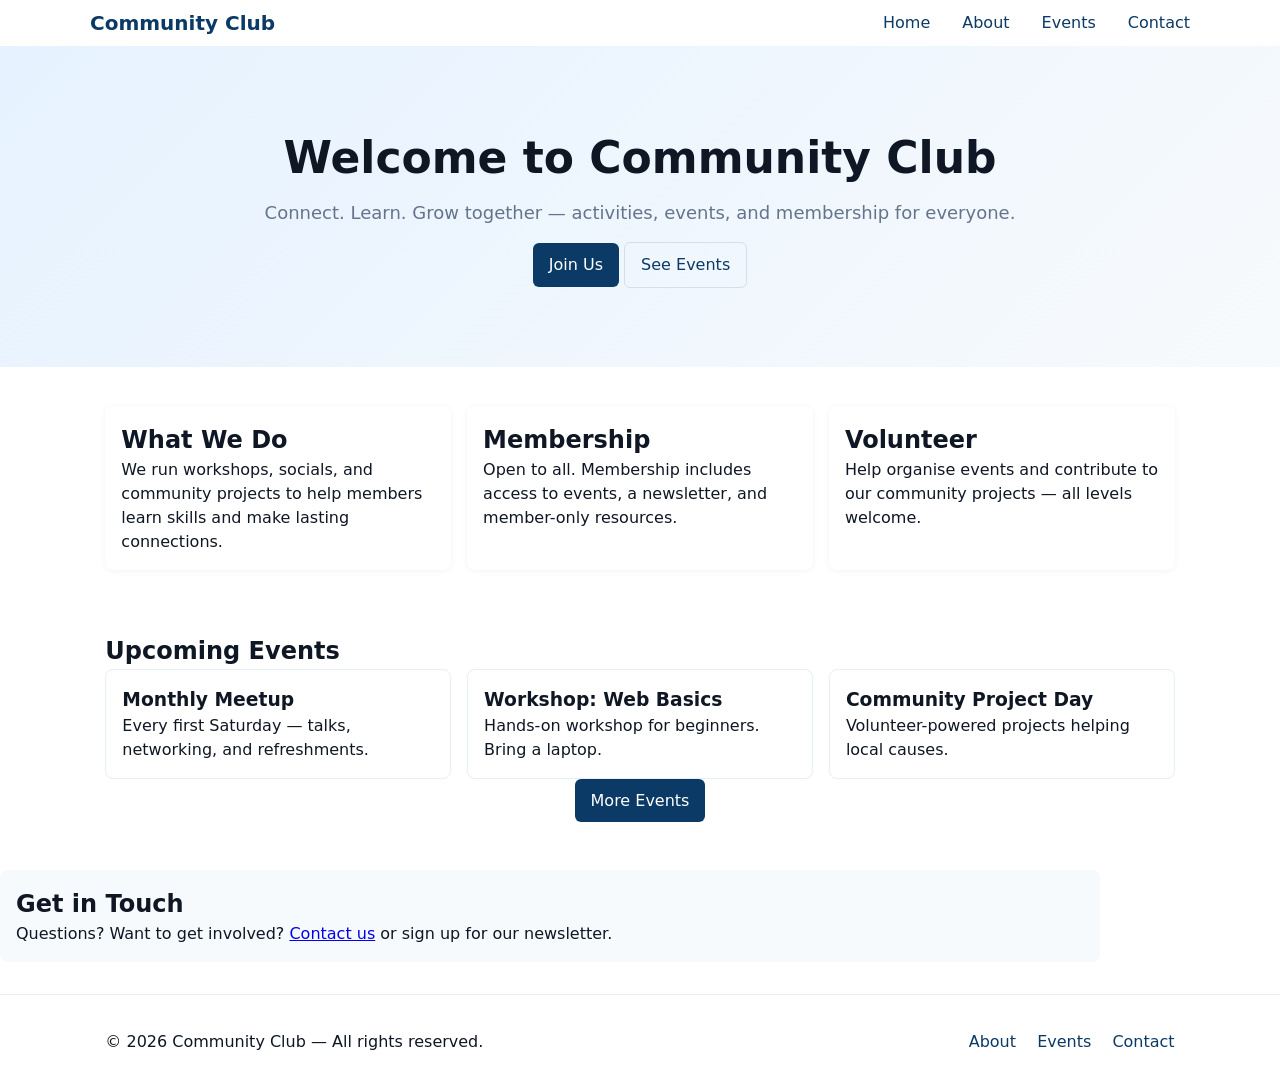
<file: index.html>
<!DOCTYPE html>
<html lang="en">
<head>
  <meta charset="UTF-8">
  <meta name="viewport" content="width=device-width, initial-scale=1.0">
  <title> My Community Club</title>
  <link rel="stylesheet" href="style.css">
</head>
<body>
  <header class="site-header">
    <div class="container header-inner">
      <a class="brand" href="index.html">Community Club</a>
      <button id="nav-toggle" class="nav-toggle" aria-label="Toggle navigation">☰</button>
      <nav class="site-nav" id="site-nav">
        <a href="index.html">Home</a>
        <a href="about.html">About</a>
        <a href="events.html">Events</a>
        <a href="contact.html">Contact</a>
      </nav>
    </div>
  </header>

  <main>
    <section class="hero">
      <div class="container">
        <h1>Welcome to Community Club</h1>
        <p class="lead">Connect. Learn. Grow together — activities, events, and membership for everyone.</p>
        <p><a class="btn" href="about.html">Join Us</a> <a class="btn ghost" href="#events">See Events</a></p>
      </div>
    </section>

    <section id="about" class="container cards">
      <article class="card">
        <h2>What We Do</h2>
        <p>We run workshops, socials, and community projects to help members learn skills and make lasting connections.</p>
      </article>
      <article class="card">
        <h2>Membership</h2>
        <p>Open to all. Membership includes access to events, a newsletter, and member-only resources.</p>
      </article>
      <article class="card">
        <h2>Volunteer</h2>
        <p>Help organise events and contribute to our community projects — all levels welcome.</p>
      </article>
    </section>

    <section id="events" class="container events">
      <h2>Upcoming Events</h2>
      <div class="event-grid">
        <div class="event">
          <h3>Monthly Meetup</h3>
          <p>Every first Saturday — talks, networking, and refreshments.</p>
        </div>
        <div class="event">
          <h3>Workshop: Web Basics</h3>
          <p>Hands-on workshop for beginners. Bring a laptop.</p>
        </div>
        <div class="event">
          <h3>Community Project Day</h3>
          <p>Volunteer-powered projects helping local causes.</p>
        </div>
      </div>
      <p class="center"><a class="btn" href="events.html">More Events</a></p>
    </section>

    <section class="container contact-preview">
      <h2>Get in Touch</h2>
      <p>Questions? Want to get involved? <a href="contact.html">Contact us</a> or sign up for our newsletter.</p>
    </section>
  </main>

  <footer class="site-footer">
    <div class="container footer-inner">
      <p>&copy; <span id="year"></span> Community Club — All rights reserved.</p>
      <nav class="footer-nav">
        <a href="about.html">About</a>
        <a href="events.html">Events</a>
        <a href="contact.html">Contact</a>
      </nav>
    </div>
  </footer>

  <script src="script.js"></script>
</body>
</html>
</file>
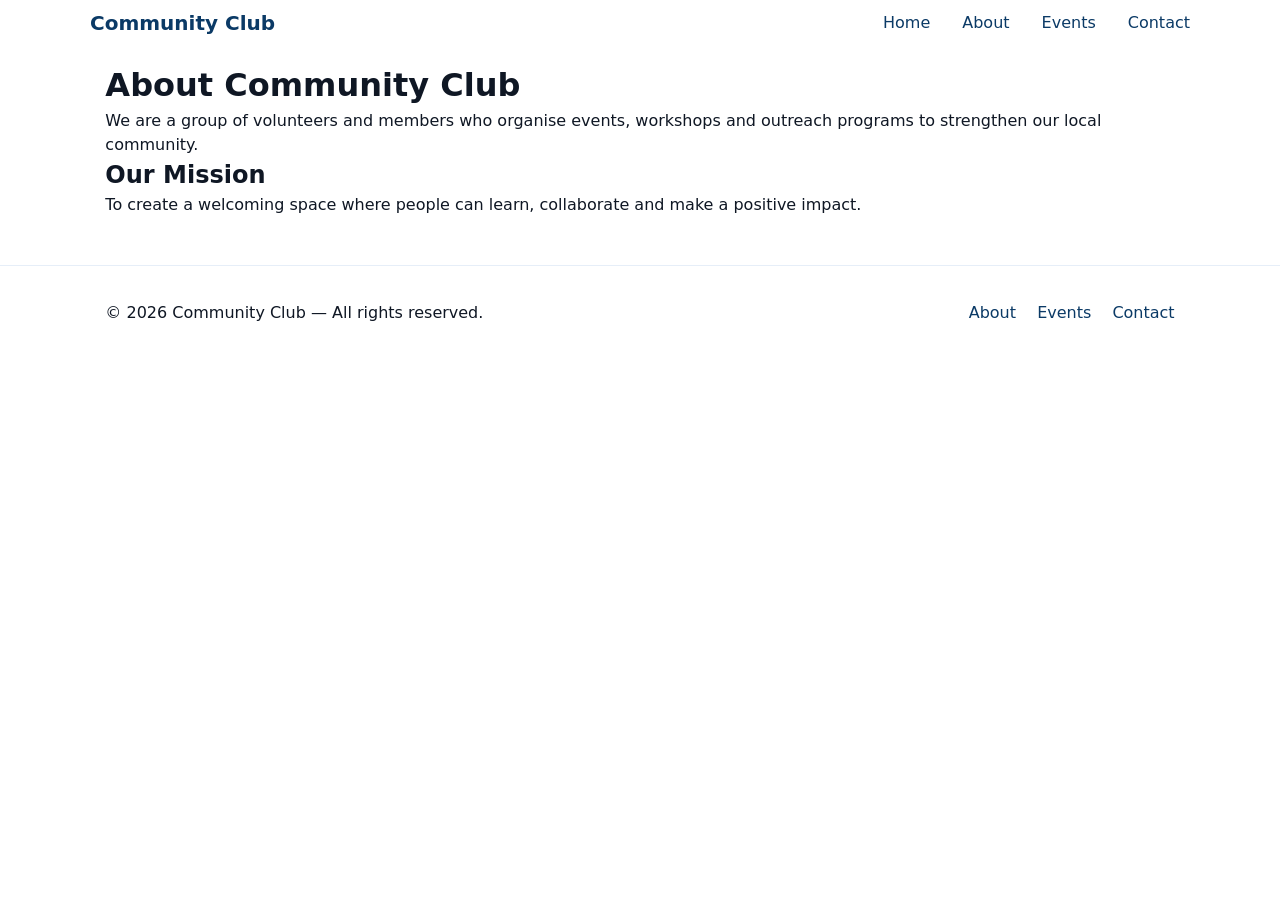
<file: about.html>
<!DOCTYPE html>
<html lang="en">
<head>
  <meta charset="utf-8">
  <meta name="viewport" content="width=device-width, initial-scale=1">
  <title>About — Community Club</title>
  <link rel="stylesheet" href="style.css">
</head>
<body>
  <header class="site-header">
    <div class="container header-inner">
      <a class="brand" href="index.html">Community Club</a>
      <button id="nav-toggle" class="nav-toggle" aria-label="Toggle navigation">☰</button>
      <nav class="site-nav" id="site-nav">
        <a href="index.html">Home</a>
        <a href="about.html">About</a>
        <a href="events.html">Events</a>
        <a href="contact.html">Contact</a>
      </nav>
    </div>
  </header>

  <main class="container">
    <h1>About Community Club</h1>
    <p>We are a group of volunteers and members who organise events, workshops and outreach programs to strengthen our local community.</p>

    <h2>Our Mission</h2>
    <p>To create a welcoming space where people can learn, collaborate and make a positive impact.</p>
  </main>

  <footer class="site-footer">
    <div class="container footer-inner">
      <p>&copy; <span id="year"></span> Community Club — All rights reserved.</p>
      <nav class="footer-nav">
        <a href="about.html">About</a>
        <a href="events.html">Events</a>
        <a href="contact.html">Contact</a>
      </nav>
    </div>
  </footer>
  <script src="script.js"></script>
</body>
</html>
</file>
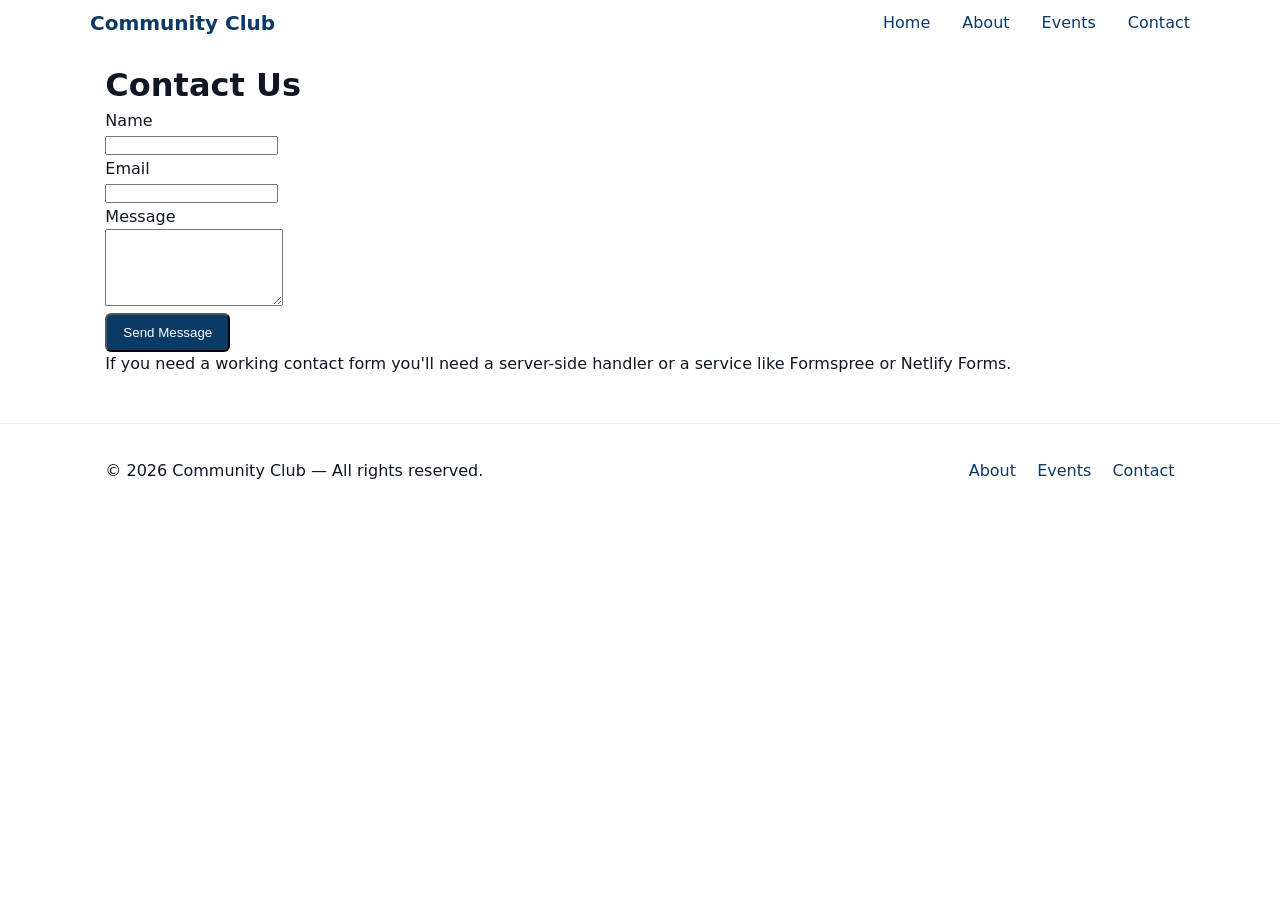
<file: contact.html>
<!DOCTYPE html>
<html lang="en">
<head>
  <meta charset="utf-8">
  <meta name="viewport" content="width=device-width, initial-scale=1">
  <title>Contact — Community Club</title>
  <link rel="stylesheet" href="style.css">
</head>
<body>
  <header class="site-header">
    <div class="container header-inner">
      <a class="brand" href="index.html">Community Club</a>
      <button id="nav-toggle" class="nav-toggle" aria-label="Toggle navigation">☰</button>
      <nav class="site-nav" id="site-nav">
        <a href="index.html">Home</a>
        <a href="about.html">About</a>
        <a href="events.html">Events</a>
        <a href="contact.html">Contact</a>
      </nav>
    </div>
  </header>

  <main class="container">
    <h1>Contact Us</h1>
    <form class="contact-form" action="#" method="post">
      <p>
        <label for="name">Name</label><br>
        <input id="name" name="name" type="text" required>
      </p>
      <p>
        <label for="email">Email</label><br>
        <input id="email" name="email" type="email" required>
      </p>
      <p>
        <label for="message">Message</label><br>
        <textarea id="message" name="message" rows="5"></textarea>
      </p>
      <p><button class="btn" type="submit">Send Message</button></p>
    </form>
    <p>If you need a working contact form you'll need a server-side handler or a service like Formspree or Netlify Forms.</p>
  </main>

  <footer class="site-footer">
    <div class="container footer-inner">
      <p>&copy; <span id="year"></span> Community Club — All rights reserved.</p>
      <nav class="footer-nav">
        <a href="about.html">About</a>
        <a href="events.html">Events</a>
        <a href="contact.html">Contact</a>
      </nav>
    </div>
  </footer>
  <script src="script.js"></script>
</body>
</html>
</file>
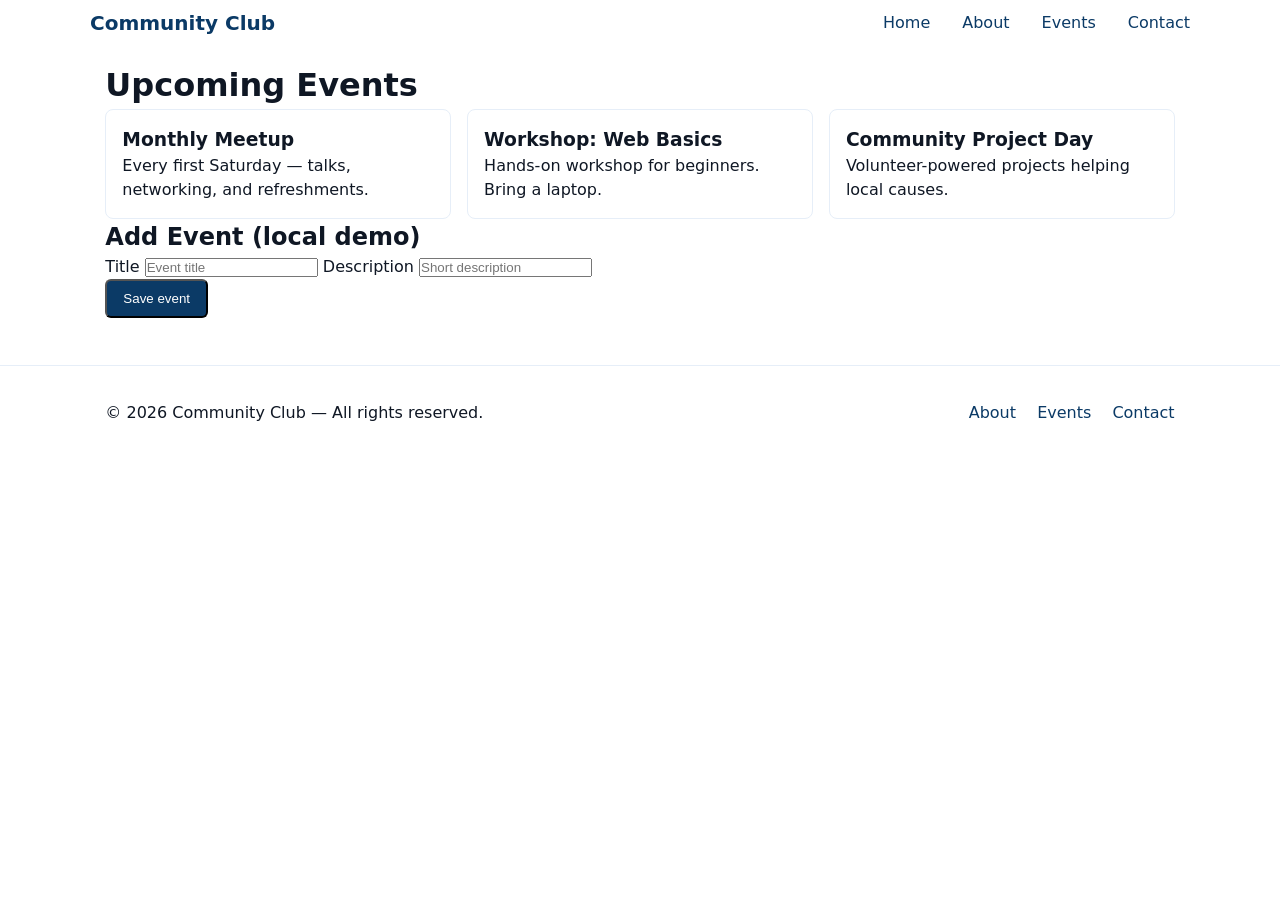
<file: events.html>
<!DOCTYPE html>
<html lang="en">
<head>
  <meta charset="utf-8">
  <meta name="viewport" content="width=device-width, initial-scale=1">
  <title>Events — Community Club</title>
  <link rel="stylesheet" href="style.css">
</head>
<body>
  <header class="site-header">
    <div class="container header-inner">
      <a class="brand" href="index.html">Community Club</a>
      <button id="nav-toggle" class="nav-toggle" aria-label="Toggle navigation">☰</button>
      <nav class="site-nav" id="site-nav">
        <a href="index.html">Home</a>
        <a href="about.html">About</a>
        <a href="events.html">Events</a>
        <a href="contact.html">Contact</a>
      </nav>
    </div>
  </header>

  <main class="container">
    <h1>Upcoming Events</h1>

    <div class="event-grid" aria-live="polite"></div>

    <section class="add-event" aria-labelledby="add-event-title">
      <h2 id="add-event-title">Add Event (local demo)</h2>
      <form class="add-event-form" aria-label="Add event">
        <label>
          Title
          <input name="title" type="text" required placeholder="Event title">
        </label>
        <label>
          Description
          <input name="desc" type="text" placeholder="Short description">
        </label>
        <p>
          <button class="btn" type="submit">Save event</button>
        </p>
      </form>
    </section>
  </main>

  <footer class="site-footer">
    <div class="container footer-inner">
      <p>&copy; <span id="year"></span> Community Club — All rights reserved.</p>
      <nav class="footer-nav">
        <a href="about.html">About</a>
        <a href="events.html">Events</a>
        <a href="contact.html">Contact</a>
      </nav>
    </div>
  </footer>
  <script src="script.js"></script>
</body>
</html>
</file>
<file: style.css>
/* Basic reset */
/* Basic reset */
* { box-sizing: border-box; margin: 0; padding: 0; }
html, body { height: 100%; }

:root{
  --color-bg: #ffffff;
  --color-surface: #ffffff;
  --color-primary: #0b3a66;
  --color-primary-strong: #06314f;
  --color-accent: #e6f2ff;
  --color-hero-end: #f7fafc;
  --color-muted: #64748b;
  --color-border: #e6eef8;
  --color-text: #0f1724;
  --radius: 8px;
  --container-max: 1100px;
  --container-pad: 1.25rem;
}

html {
  font-size:16px
}

body {
  font-family: system-ui, -apple-system, "Segoe UI", Roboto, "Helvetica Neue", Arial;
   line-height:1.5;
    color:var(--color-text); 
    background:var(--color-bg);
  }

.container{
  max-width:var(--container-max);
  margin:0 auto;
  padding:clamp(0.75rem, 1.2vw, 1.5rem);
}

.header-inner{
  display:flex;
  align-items:center;
  justify-content:space-between;
  gap:1rem;
  padding:0.5rem 0
}

.brand{
  font-weight:700;
  color:var(--color-primary);
  text-decoration:none;
  font-size:1.25rem
}

.site-nav a{
  margin-left:1rem;
  text-decoration:none;
  color:var(--color-primary)
}

.nav-toggle{
  display:none;
  background:none;
  border:0;
  font-size:1.5rem;
  padding:0.25rem
}


.hero{
  background:linear-gradient(135deg,var(--color-accent),var(--color-hero-end));
  padding:4rem 0;
  text-align:center
}

.hero h1{
  font-size:clamp(1.5rem, 3vw + 1rem, 2.75rem);
  margin-bottom:0.5rem
}

.lead{
  color:var(--color-muted);
  margin-bottom:1rem;
  font-size:1.125rem
}

.btn{
  display:inline-block;
  background:var(--color-primary);
  color:#fff;
  padding:0.6rem 1rem;
  border-radius:6px;
  text-decoration:none;
  font-weight:500;
  transition:background 0.3s ease;
}

.btn.ghost{
  background:transparent;
  color:var(--color-primary);
  border:1px solid rgba(11,58,102,0.12);
}

.cards{
  display:grid;
  grid-template-columns:repeat(3,1fr);
  gap:1rem;
  margin-top:1.5rem;
}

.card{
  background:var(--color-surface);
  border-radius:var(--radius);
  padding:1rem;
  box-shadow:0 1px 6px rgba(16,24,40,0.05);
}

.events{
  margin-top:2rem;
}

.event-grid{
  display:grid;
  grid-template-columns:repeat(3,1fr);
  gap:1rem;
}

.event{
  background:var(--color-surface);
  padding:1rem;
  border-radius:var(--radius);
  border:1px solid var(--color-border);
}

.center{
  text-align:center;
}

.contact-preview{
    margin:2rem 0;
    padding:1rem;
      background:var(--color-hero-end);
        border-radius:var(--radius);
      }

.site-footer{
  border-top:1px solid var(--color-border);
  margin-top:2rem;
  padding:1.25rem 0;
}

.footer-inner{
  display:flex;
  align-items:center;
  justify-content:space-between;
}

.footer-nav a{
  margin-left:1rem;
  color:var(--color-primary);
  text-decoration:none;
}


/* Accessibility: focus styles */
a:focus, .btn:focus, button:focus {
   outline: 3px solid rgba(11,58,102,0.18);
    outline-offset:3px;
   }


/* Accessibility: Nav open state controlled by JS for accessibility */


.site-nav{
  display:flex;
  gap:1rem;
}


.site-nav.open{
  display:block;
}


/* Responsive */
@media (max-width:900px){
  .cards{grid-template-columns:1fr}
  .event-grid{grid-template-columns:1fr}
}
@media (max-width:700px){
  .nav-toggle{display:block}
  .site-nav{display:none;position:absolute;top:64px;right:1rem;background:var(--color-surface);border:1px solid var(--color-border);padding:0.5rem;border-radius:6px;box-shadow:0 6px 20px rgba(2,6,23,0.08)}
  .site-nav a{display:block;margin:0.5rem 0}
  .footer-inner{flex-direction:column;gap:0.5rem;align-items:flex-start}
}

/* Dark mode support */
@media (prefers-color-scheme: dark){
  :root{
    --color-bg: #071129;
    --color-surface: #07162a;
    --color-primary: #7fd3ff;
    --color-primary-strong: #5eb9e6;
    --color-accent: #0b3a66;
    --color-hero-end: #042233;
    --color-muted: #94a3b8;
    --color-border: rgba(255,255,255,0.06);
    --color-text: #e6eef8;
  }
}
</file>
